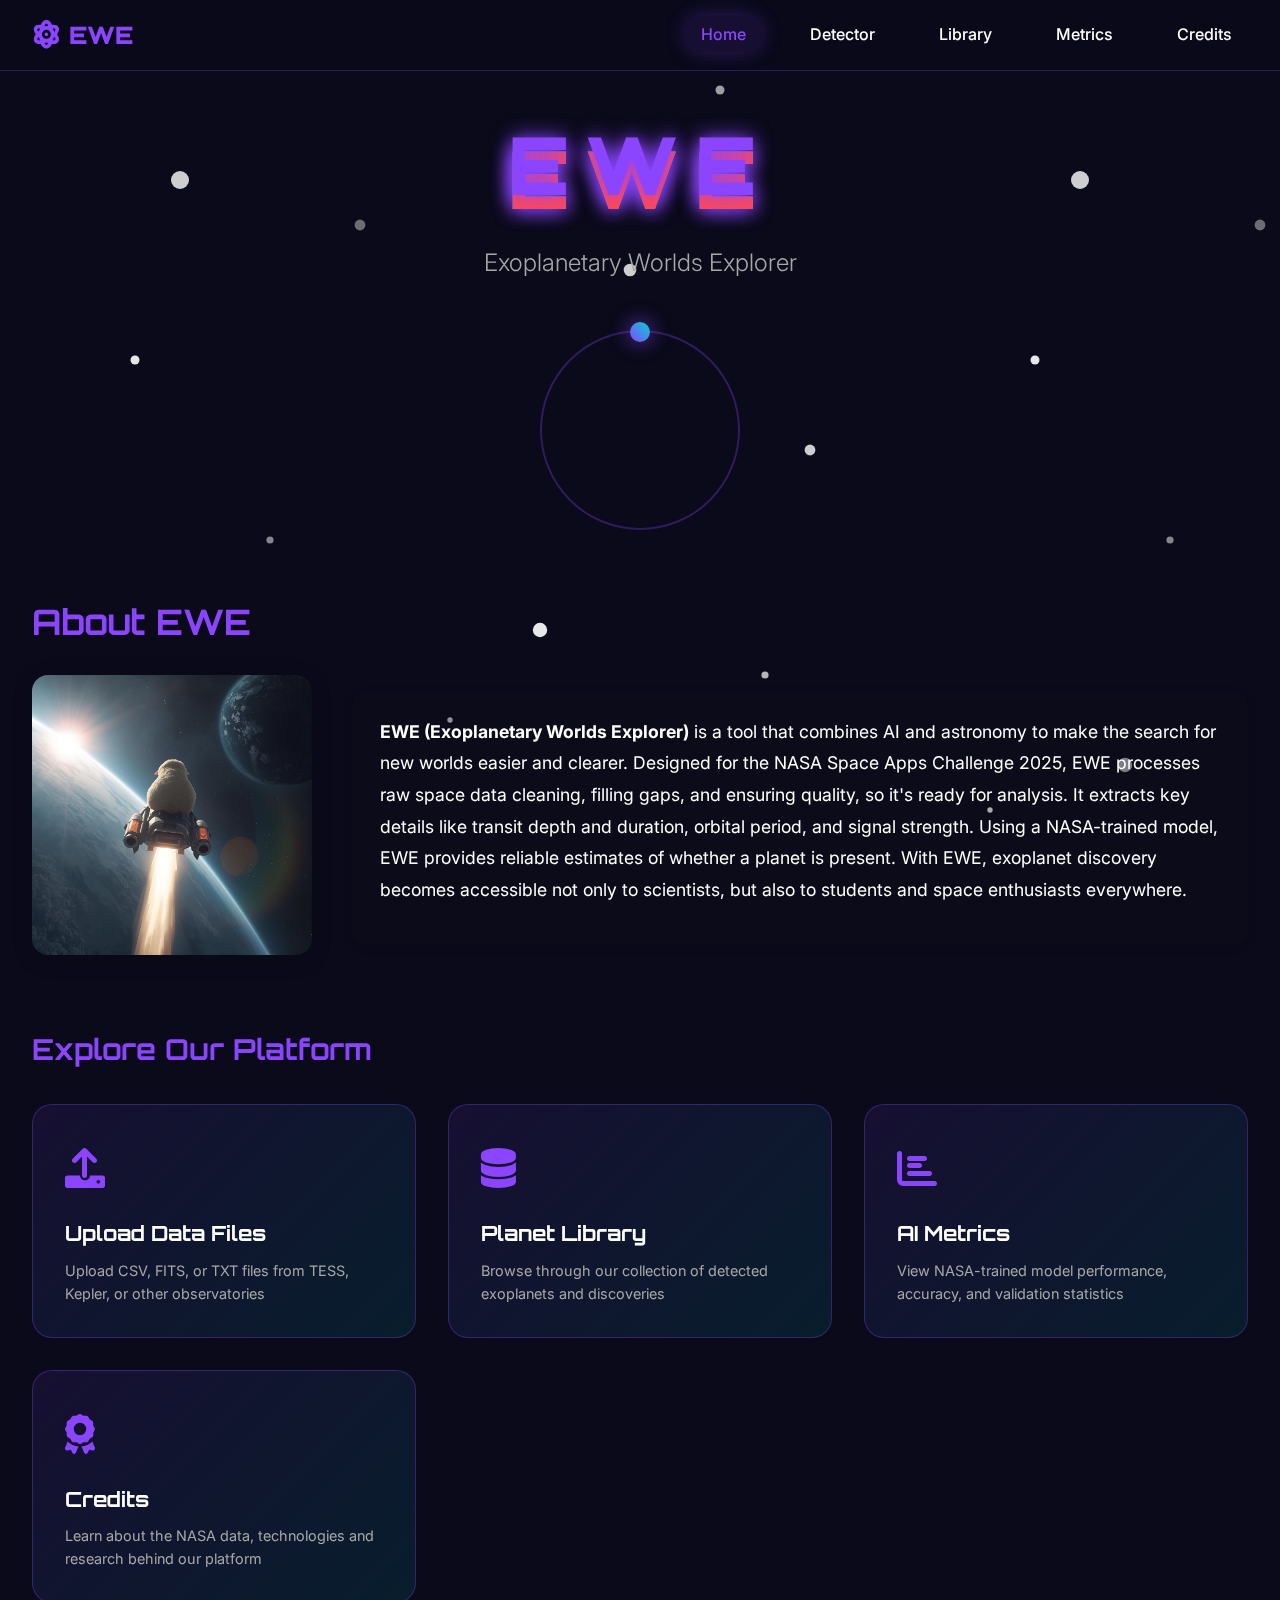
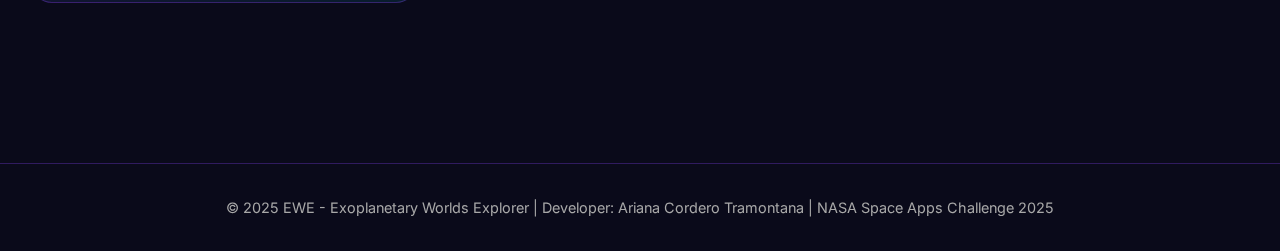
<file: index.html>
<!DOCTYPE html>
<html lang="en">
<link rel="icon" type="image/png" href="ewe.png">
<head>
    <meta charset="UTF-8">
    <meta name="viewport" content="width=device-width, initial-scale=1.0">
    <title>EWE - Exoplanetary Worlds Explorer</title>
    <link rel="stylesheet" href="assets/css/style.css">
    <link href="https://cdnjs.cloudflare.com/ajax/libs/font-awesome/6.0.0/css/all.min.css" rel="stylesheet">
    <link href="https://fonts.googleapis.com/css2?family=Orbitron:wght@400;700;900&family=Inter:wght@300;400;500;600&display=swap" rel="stylesheet">
</head>
<body>
    <div class="stars"></div>
    <div class="stars2"></div>
    <div class="stars3"></div>
    
    <nav class="navbar">
        <div class="nav-brand">
            <i class="fas fa-atom"></i>
            <span>EWE</span>
        </div>
        <ul class="nav-links">
            <li><a href="index.html" class="active">Home</a></li>
            <li><a href="detector.html">Detector</a></li>
            <li><a href="library.html">Library</a></li>
            <li><a href="metrics.html">Metrics</a></li>
            <li><a href="credits.html">Credits</a></li>
        </ul>
    </nav>

    <main class="container">
        <section class="hero-section">
            <div class="hero-content">
                <h1 class="main-title">
                    <span class="glitch" data-text="EWE">EWE</span>
                </h1>
                <p class="subtitle">Exoplanetary Worlds Explorer</p>
                <div class="model-badge">
                </div>
                <div class="hero-animation">
                    <div class="planet-orbit">
                        <div class="planet"></div>
                    </div>
                </div>
            </div>
        </section>

        <section class="about-section">
            <h2 class="section-title" style="font-size: 2.2rem; text-align: center; margin-bottom: 1.5rem;">About EWE</h2>
            <div class="about-content" style="display: flex; align-items: center; justify-content: center; gap: 40px; flex-wrap: wrap;">
                <div class="about-image" style="flex: 0 0 auto;">
                    <img src="ewe.png" alt="EWE Logo" style="height: 280px; width: auto; max-height: 280px; max-width: 280px; border-radius: 16px; box-shadow: 0 4px 24px rgba(0,0,0,0.12);" onerror="this.onerror=null;this.src='https://via.placeholder.com/280x280?text=Image+Not+Found';">
                </div>
                <div class="about-text" style="flex: 1 1 320px; font-size: 1.15rem; line-height: 1.7; background: rgba(20,30,40,0.08); padding: 24px 28px; border-radius: 14px; box-shadow: 0 2px 12px rgba(0,0,0,0.07);">
                    <p>
                        <strong>EWE (Exoplanetary Worlds Explorer)</strong> is a tool that combines AI and astronomy to make the search for new worlds easier and clearer. Designed for the NASA Space Apps Challenge 2025, EWE processes raw space data cleaning, filling gaps, and ensuring quality, so it's ready for analysis. It extracts key details like transit depth and duration, orbital period, and signal strength. Using a NASA-trained model, EWE provides reliable estimates of whether a planet is present. With EWE, exoplanet discovery becomes accessible not only to scientists, but also to students and space enthusiasts everywhere.
                    </p>
                </div>
            </div>
        </section>

        <section class="navigation-section">
            <h2 class="section-title">Explore Our Platform</h2>
            <div class="nav-buttons">
                <a href="detector.html" class="nav-button primary">
                    <div class="button-icon">
                        <i class="fas fa-upload"></i>
                    </div>
                    <h3>Upload Data Files</h3>
                    <p>Upload CSV, FITS, or TXT files from TESS, Kepler, or other observatories</p>
                </a>
                
                <a href="library.html" class="nav-button secondary">
                    <div class="button-icon">
                        <i class="fas fa-database"></i>
                    </div>
                    <h3>Planet Library</h3>
                    <p>Browse through our collection of detected exoplanets and discoveries</p>
                </a>
                
                <a href="metrics.html" class="nav-button tertiary">
                    <div class="button-icon">
                        <i class="fas fa-chart-bar"></i>
                    </div>
                    <h3>AI Metrics</h3>
                    <p>View NASA-trained model performance, accuracy, and validation statistics</p>
                </a>
                
                <a href="credits.html" class="nav-button quaternary">
                    <div class="button-icon">
                        <i class="fas fa-award"></i>
                    </div>
                    <h3>Credits</h3>
                    <p>Learn about the NASA data, technologies and research behind our platform</p>
                </a>
            </div>
        </section>
    </main>

    <footer class="footer">
        <p>&copy; 2025 EWE - Exoplanetary Worlds Explorer | Developer: Ariana Cordero Tramontana | NASA Space Apps Challenge 2025</p>
    </footer>

    <script src="assets/js/main.js"></script>
</body>
</html>
</file>
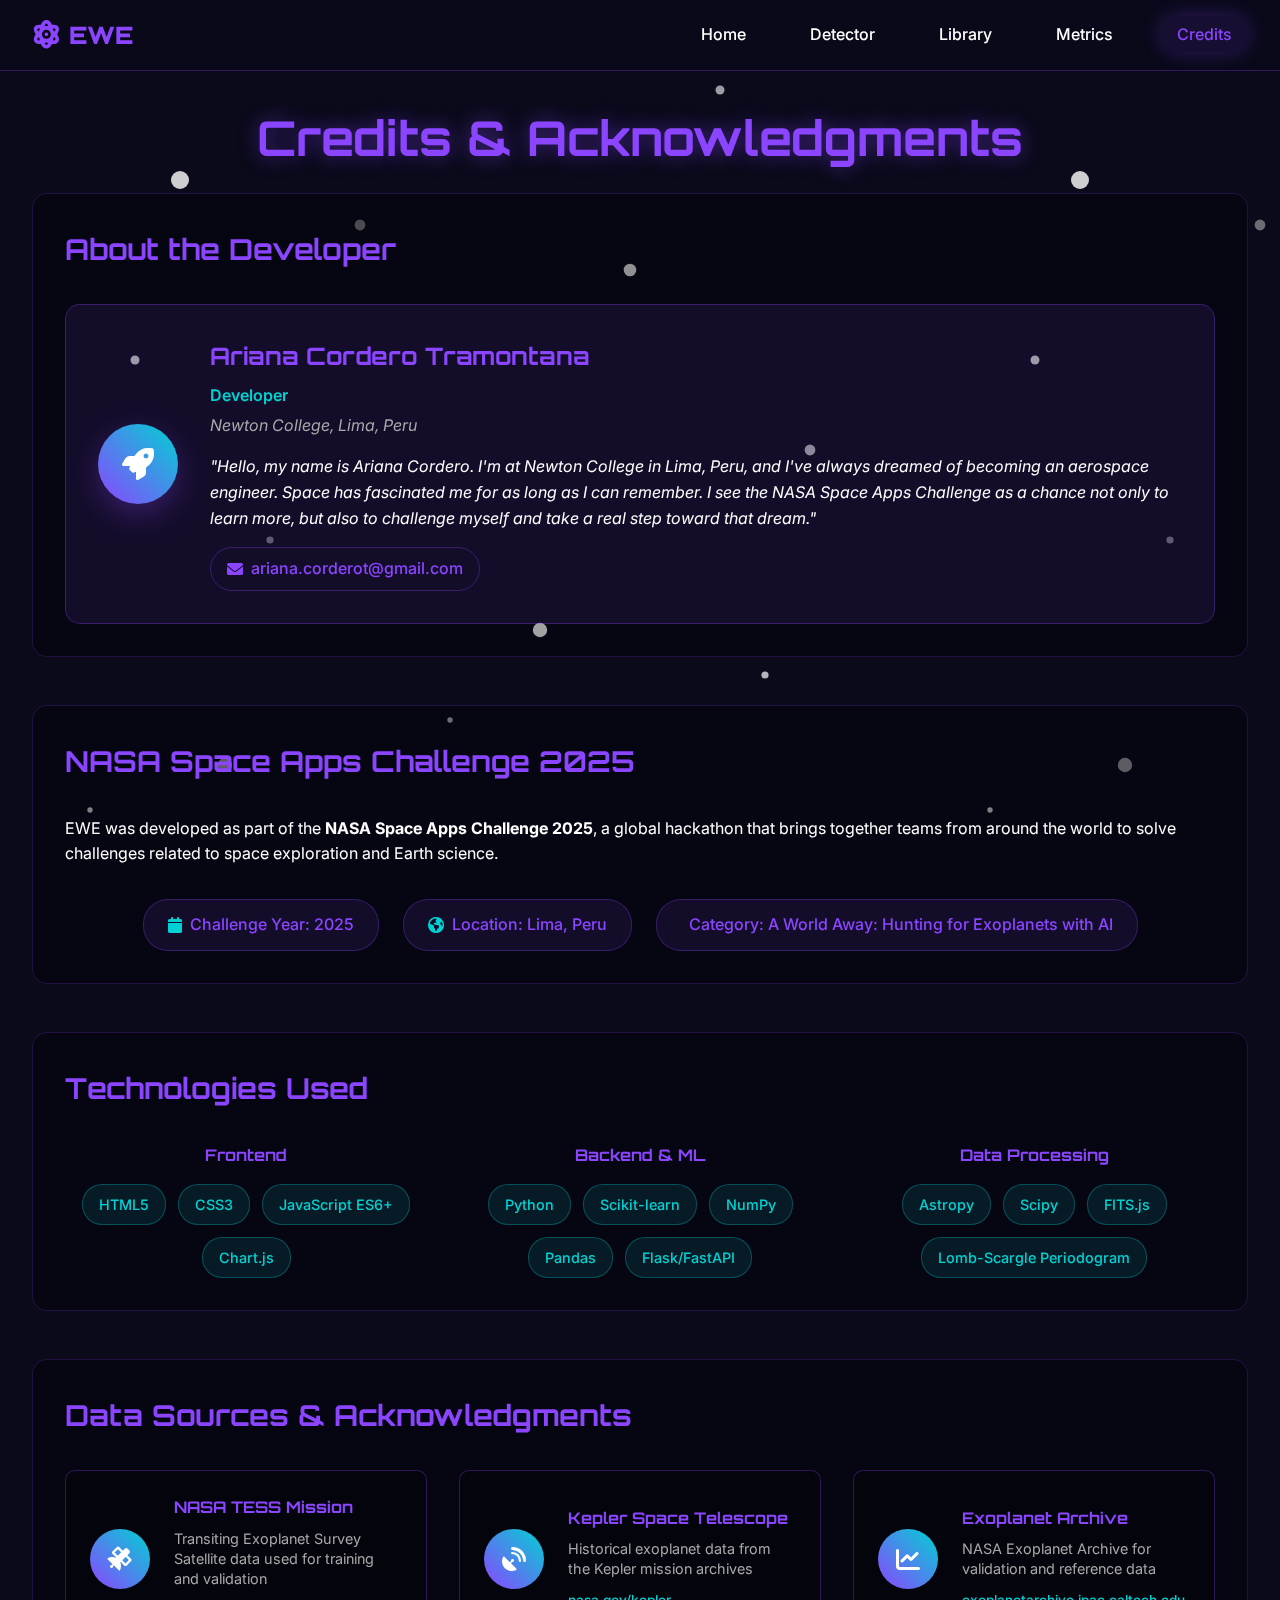
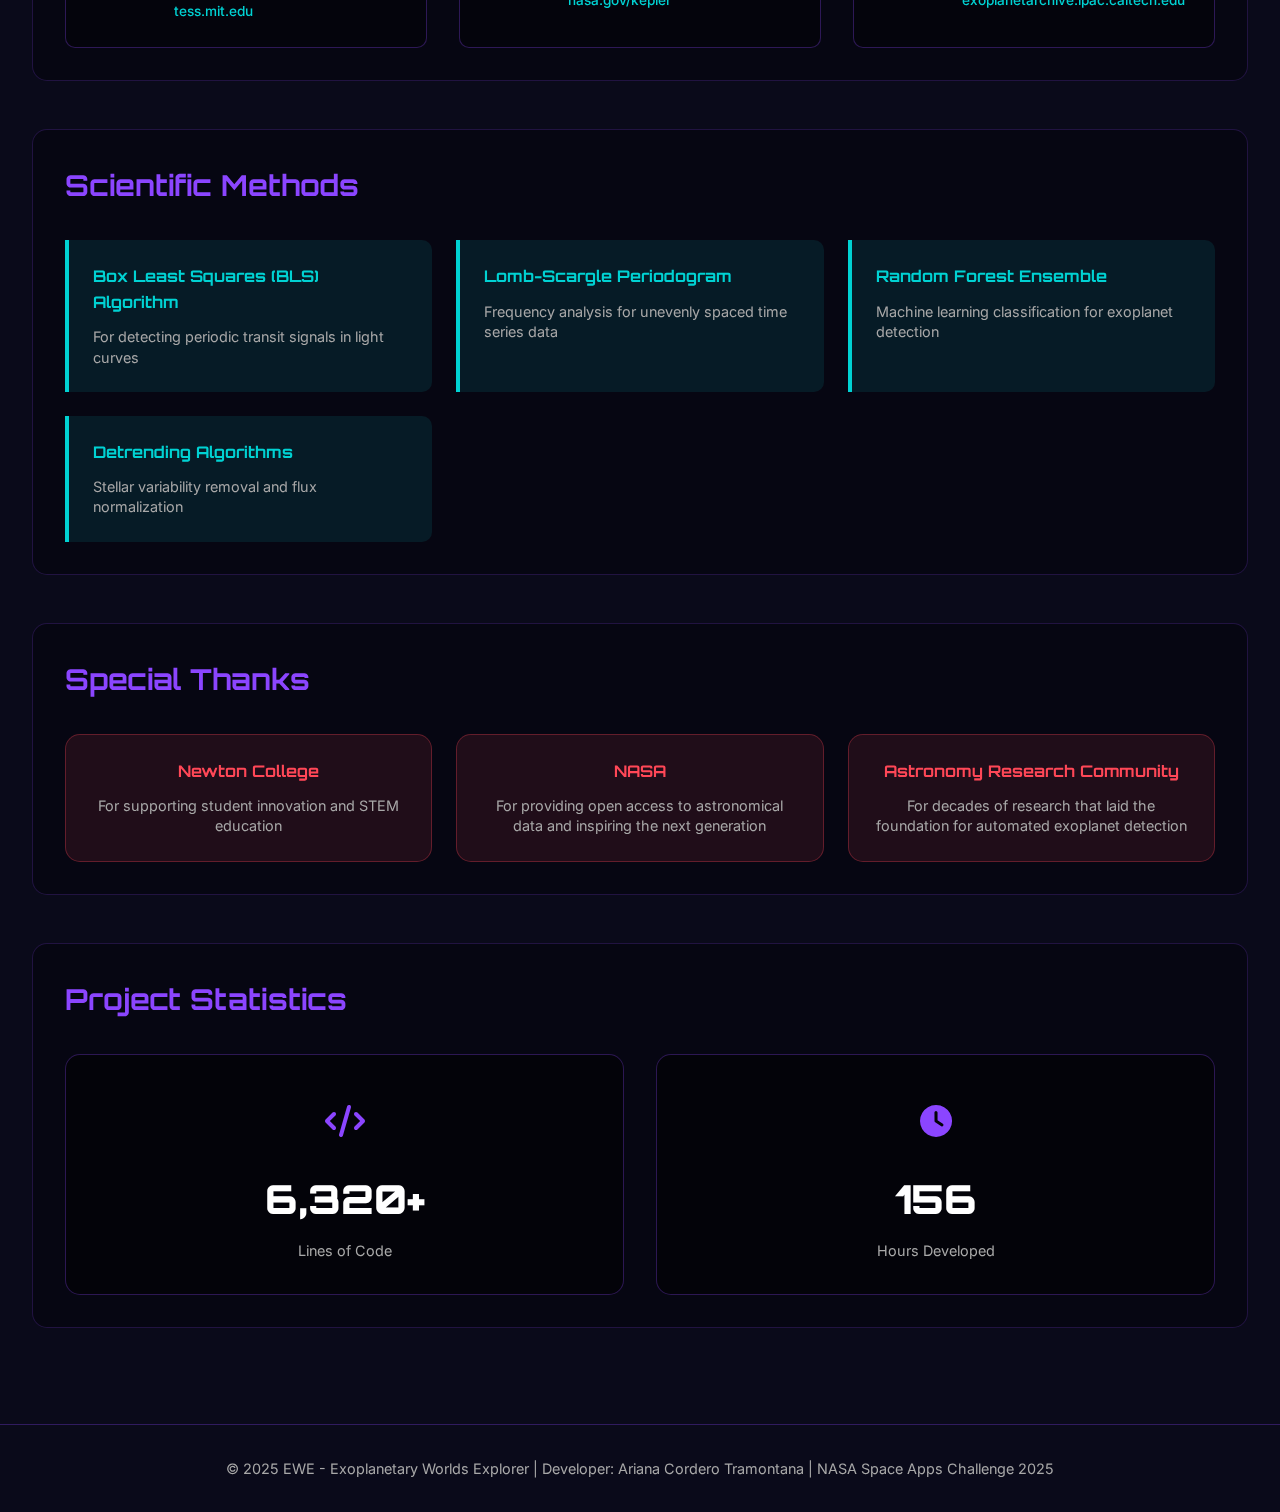
<file: credits.html>
<!DOCTYPE html>
<html lang="en">
<head>
    <meta charset="UTF-8">
    <meta name="viewport" content="width=device-width, initial-scale=1.0">
    <title>EWE - Credits</title>
    <link rel="icon" type="image/png" href="assets/img/ewe.png">
    <link rel="stylesheet" href="assets/css/style.css">
    <link href="https://cdnjs.cloudflare.com/ajax/libs/font-awesome/6.0.0/css/all.min.css" rel="stylesheet">
    <link href="https://fonts.googleapis.com/css2?family=Orbitron:wght@400;700;900&family=Inter:wght@300;400;500;600&display=swap" rel="stylesheet">
</head>
<body>
    <div class="stars"></div>
    <div class="stars2"></div>
    <div class="stars3"></div>
    
    <nav class="navbar">
        <div class="nav-brand">
            <i class="fas fa-atom"></i>
            <span>EWE</span>
        </div>
        <ul class="nav-links">
            <li><a href="index.html">Home</a></li>
            <li><a href="detector.html">Detector</a></li>
            <li><a href="library.html">Library</a></li>
            <li><a href="metrics.html">Metrics</a></li>
            <li><a href="credits.html" class="active">Credits</a></li>
        </ul>
    </nav>

    <main class="container credits-page">
        <section class="page-header">
            <h1 class="page-title">Credits & Acknowledgments</h1>
        </section>

        <div class="credits-grid">
            <!-- Project Lead Section -->
            <section class="credit-section full-width">
                <h2 class="section-title">
                    About the Developer
                </h2>
                <div class="lead-card">
                    <div class="lead-avatar">
                        <i class="fas fa-rocket"></i>
                    </div>
                    <div class="lead-info">
                        <h3>Ariana Cordero Tramontana</h3>
                        <p class="lead-title">Developer</p>
                        <p class="lead-school">Newton College, Lima, Peru</p>
                        <p class="lead-description">
                            "Hello, my name is Ariana Cordero. I'm at Newton College in Lima, Peru, and I've always dreamed of becoming an aerospace engineer. Space has fascinated me for as long as I can remember. I see the NASA Space Apps Challenge as a chance not only to learn more, but also to challenge myself and take a real step toward that dream."
                        </p>
                        <div class="contact-info">
                            <a href="mailto:ariana.corderot@gmail.com" class="contact-link">
                                <i class="fas fa-envelope"></i>
                                ariana.corderot@gmail.com
                            </a>
                        </div>
                    </div>
                </div>
            </section>

            <!-- NASA Space Apps Challenge Section -->
            <section class="credit-section">
                <h2 class="section-title">
                    NASA Space Apps Challenge 2025
                </h2>
                <div class="nasa-info">
                    <p>EWE was developed as part of the <strong>NASA Space Apps Challenge 2025</strong>, a global hackathon that brings together teams from around the world to solve challenges related to space exploration and Earth science.</p>
                    <div class="challenge-details">
                        <div class="detail-item">
                            <i class="fas fa-calendar"></i>
                            <span>Challenge Year: 2025</span>
                        </div>
                        <div class="detail-item">
                            <i class="fas fa-globe-americas"></i>
                            <span>Location: Lima, Peru</span>
                        </div>
                        <div class="detail-item">
                            <i class="fas fa-telescope"></i>
                            <span>Category: A World Away: Hunting for Exoplanets with AI</span>
                        </div>
                    </div>
                </div>
            </section>

            <!-- Technologies Section -->
            <section class="credit-section">
                <h2 class="section-title">
                    Technologies Used
                </h2>
                <div class="tech-stack">
                    <div class="tech-category">
                        <h4>Frontend</h4>
                        <div class="tech-items">
                            <span class="tech-item">HTML5</span>
                            <span class="tech-item">CSS3</span>
                            <span class="tech-item">JavaScript ES6+</span>
                            <span class="tech-item">Chart.js</span>
                        </div>
                    </div>
                    <div class="tech-category">
                        <h4>Backend & ML</h4>
                        <div class="tech-items">
                            <span class="tech-item">Python</span>
                            <span class="tech-item">Scikit-learn</span>
                            <span class="tech-item">NumPy</span>
                            <span class="tech-item">Pandas</span>
                            <span class="tech-item">Flask/FastAPI</span>
                        </div>
                    </div>
                    <div class="tech-category">
                        <h4>Data Processing</h4>
                        <div class="tech-items">
                            <span class="tech-item">Astropy</span>
                            <span class="tech-item">Scipy</span>
                            <span class="tech-item">FITS.js</span>
                            <span class="tech-item">Lomb-Scargle Periodogram</span>
                        </div>
                    </div>
                </div>
            </section>

            <!-- Data Sources Section -->
            <section class="credit-section full-width">
                <h2 class="section-title">
                    Data Sources & Acknowledgments
                </h2>
                <div class="data-sources">
                    <div class="source-item">
                        <div class="source-logo">
                            <i class="fas fa-satellite"></i>
                        </div>
                        <div class="source-info">
                            <h4>NASA TESS Mission</h4>
                            <p>Transiting Exoplanet Survey Satellite data used for training and validation</p>
                            <a href="https://tess.mit.edu/" target="_blank">tess.mit.edu</a>
                        </div>
                    </div>
                    <div class="source-item">
                        <div class="source-logo">
                            <i class="fas fa-satellite-dish"></i>
                        </div>
                        <div class="source-info">
                            <h4>Kepler Space Telescope</h4>
                            <p>Historical exoplanet data from the Kepler mission archives</p>
                            <a href="https://www.nasa.gov/kepler" target="_blank">nasa.gov/kepler</a>
                        </div>
                    </div>
                    <div class="source-item">
                        <div class="source-logo">
                            <i class="fas fa-chart-line"></i>
                        </div>
                        <div class="source-info">
                            <h4>Exoplanet Archive</h4>
                            <p>NASA Exoplanet Archive for validation and reference data</p>
                            <a href="https://exoplanetarchive.ipac.caltech.edu/" target="_blank">exoplanetarchive.ipac.caltech.edu</a>
                        </div>
                    </div>
                </div>
            </section>

            <!-- Research & Methods Section -->
            <section class="credit-section">
                <h2 class="section-title">
                    Scientific Methods
                </h2>
                <div class="methods-list">
                    <div class="method-item">
                        <h4>Box Least Squares (BLS) Algorithm</h4>
                        <p>For detecting periodic transit signals in light curves</p>
                    </div>
                    <div class="method-item">
                        <h4>Lomb-Scargle Periodogram</h4>
                        <p>Frequency analysis for unevenly spaced time series data</p>
                    </div>
                    <div class="method-item">
                        <h4>Random Forest Ensemble</h4>
                        <p>Machine learning classification for exoplanet detection</p>
                    </div>
                    <div class="method-item">
                        <h4>Detrending Algorithms</h4>
                        <p>Stellar variability removal and flux normalization</p>
                    </div>
                </div>
            </section>

            <!-- Special Thanks Section -->
            <section class="credit-section">
                <h2 class="section-title">
                    Special Thanks
                </h2>
                <div class="thanks-list">
                    <div class="thanks-item">
                        <h4>Newton College</h4>
                        <p>For supporting student innovation and STEM education</p>
                    </div>
                    <div class="thanks-item">
                        <h4>NASA</h4>
                        <p>For providing open access to astronomical data and inspiring the next generation</p>
                    </div>
                    <div class="thanks-item">
                        <h4>Astronomy Research Community</h4>
                        <p>For decades of research that laid the foundation for automated exoplanet detection</p>
                    </div>
                </div>
            </section>

            <!-- Project Stats Section -->
            <section class="credit-section full-width">
                <h2 class="section-title">
                    Project Statistics
                </h2>
                <div class="project-stats">
                    <div class="stat-card">
                        <div class="stat-icon"><i class="fas fa-code"></i></div>
                        <div class="stat-number">6,320+</div>
                        <div class="stat-label">Lines of Code</div>
                    </div>
                    <div class="stat-card">
                        <div class="stat-icon"><i class="fas fa-clock"></i></div>
                        <div class="stat-number">156</div>
                        <div class="stat-label">Hours Developed</div>
                    </div>
                    </div>
                </div>
            </section>
        </div>
    </main>

    <footer class="footer">
        <p>&copy; 2025 EWE - Exoplanetary Worlds Explorer | Developer: Ariana Cordero Tramontana | NASA Space Apps Challenge 2025</p>
    </footer>

    <script src="assets/js/main.js"></script>
</body>
</html>
</file>
<file: assets/css/style.css>
/* Reset and Base Styles */
* {
    margin: 0;
    padding: 0;
    box-sizing: border-box;
}

html {
    scroll-behavior: smooth;
}

body {
    font-family: 'Inter', sans-serif;
    background: #0a0a1a;
    color: #ffffff;
    overflow-x: hidden;
    line-height: 1.6;
}

/* Animated Star Background */
.stars, .stars2, .stars3 {
    position: fixed;
    top: 0;
    left: 0;
    width: 100%;
    height: 100%;
    pointer-events: none;
    z-index: -1;
}

.stars {
    background: transparent url('data:image/svg+xml,<svg xmlns="http://www.w3.org/2000/svg" viewBox="0 0 100 100"><circle cx="20" cy="20" r="1" fill="%23ffffff" opacity="0.8"/><circle cx="80" cy="10" r="0.5" fill="%23ffffff" opacity="0.6"/><circle cx="60" cy="70" r="0.8" fill="%23ffffff" opacity="0.9"/><circle cx="10" cy="90" r="0.3" fill="%23ffffff" opacity="0.7"/><circle cx="90" cy="50" r="0.6" fill="%23ffffff" opacity="0.8"/></svg>') repeat;
    animation: twinkle 4s linear infinite;
}

.stars2 {
    background: transparent url('data:image/svg+xml,<svg xmlns="http://www.w3.org/2000/svg" viewBox="0 0 100 100"><circle cx="30" cy="60" r="0.4" fill="%23ffffff" opacity="0.5"/><circle cx="70" cy="30" r="0.7" fill="%23ffffff" opacity="0.8"/><circle cx="50" cy="80" r="0.3" fill="%23ffffff" opacity="0.6"/><circle cx="15" cy="40" r="0.5" fill="%23ffffff" opacity="0.9"/></svg>') repeat;
    animation: twinkle 6s linear infinite reverse;
}

.stars3 {
    background: transparent url('data:image/svg+xml,<svg xmlns="http://www.w3.org/2000/svg" viewBox="0 0 100 100"><circle cx="40" cy="25" r="0.6" fill="%23ffffff" opacity="0.4"/><circle cx="85" cy="75" r="0.4" fill="%23ffffff" opacity="0.7"/><circle cx="25" cy="85" r="0.8" fill="%23ffffff" opacity="0.5"/></svg>') repeat;
    animation: twinkle 8s linear infinite;
}

@keyframes twinkle {
    0%, 100% { opacity: 0.3; }
    50% { opacity: 1; }
}

/* Navigation */
.navbar {
    position: fixed;
    top: 0;
    width: 100%;
    z-index: 1000;
    background: rgba(10, 10, 26, 0.95);
    backdrop-filter: blur(10px);
    padding: 1rem 2rem;
    display: flex;
    justify-content: space-between;
    align-items: center;
    border-bottom: 1px solid rgba(139, 69, 255, 0.3);
}

.nav-brand {
    display: flex;
    align-items: center;
    gap: 0.5rem;
    font-family: 'Orbitron', monospace;
    font-weight: 900;
    font-size: 1.5rem;
    color: #8b45ff;
    text-decoration: none;
}

.nav-brand i {
    font-size: 1.8rem;
    animation: rotate 20s linear infinite;
}

@keyframes rotate {
    from { transform: rotate(0deg); }
    to { transform: rotate(360deg); }
}

.nav-links {
    display: flex;
    list-style: none;
    gap: 2rem;
}

.nav-links a {
    color: #ffffff;
    text-decoration: none;
    font-weight: 500;
    padding: 0.5rem 1rem;
    border-radius: 25px;
    transition: all 0.3s ease;
    position: relative;
}

.nav-links a:hover,
.nav-links a.active {
    color: #8b45ff;
    background: rgba(139, 69, 255, 0.1);
    box-shadow: 0 0 20px rgba(139, 69, 255, 0.3);
}

/* Container and Layout */
.container {
    max-width: 1400px;
    margin: 0 auto;
    padding: 100px 2rem 2rem;
    min-height: 100vh;
}

/* Typography */
.main-title {
    font-family: 'Orbitron', monospace;
    font-size: 5rem;
    font-weight: 900;
    text-align: center;
    margin-bottom: 1rem;
    text-transform: uppercase;
    letter-spacing: 0.2em;
}

.glitch {
    position: relative;
    color: #8b45ff;
    text-shadow: 0 0 20px #8b45ff;
}

.glitch::before,
.glitch::after {
    content: attr(data-text);
    position: absolute;
    top: 0;
    left: 0;
    width: 100%;
    height: 100%;
}

.glitch::before {
    animation: glitch-1 2s infinite;
    color: #ff4757;
    z-index: -1;
}

.glitch::after {
    animation: glitch-2 2s infinite;
    color: #00d2d3;
    z-index: -2;
}

@keyframes glitch-1 {
    0%, 14%, 15%, 49%, 50%, 99%, 100% {
        transform: translate3d(0, 0, 0);
    }
    1%, 13%, 16%, 48%, 51%, 98% {
        transform: translate3d(-2px, 0, 0);
    }
}

@keyframes glitch-2 {
    0%, 20%, 21%, 62%, 63%, 99%, 100% {
        transform: translate3d(0, 0, 0);
    }
    1%, 19%, 22%, 61%, 64%, 98% {
        transform: translate3d(2px, 0, 0);
    }
}

.subtitle {
    font-size: 1.5rem;
    text-align: center;
    color: #a8a8a8;
    margin-bottom: 3rem;
    font-weight: 300;
}

.page-title {
    font-family: 'Orbitron', monospace;
    font-size: 3rem;
    text-align: center;
    color: #8b45ff;
    margin-bottom: 1rem;
    text-shadow: 0 0 20px rgba(139, 69, 255, 0.5);
}

.page-subtitle {
    text-align: center;
    color: #a8a8a8;
    margin-bottom: 3rem;
    font-size: 1.1rem;
}

.section-title {
    font-family: 'Orbitron', monospace;
    font-size: 1.8rem;
    color: #8b45ff;
    margin-bottom: 1.5rem;
    display: flex;
    align-items: center;
    gap: 0.5rem;
}

.section-title i {
    color: #00d2d3;
}

/* Hero Section */
.hero-section {
    text-align: center;
    margin-bottom: 4rem;
    position: relative;
}

.hero-animation {
    margin-top: 2rem;
    display: flex;
    justify-content: center;
}

.planet-orbit {
    width: 200px;
    height: 200px;
    border: 2px solid rgba(139, 69, 255, 0.3);
    border-radius: 50%;
    position: relative;
    animation: orbit 10s linear infinite;
}

.planet {
    width: 20px;
    height: 20px;
    background: linear-gradient(45deg, #8b45ff, #00d2d3);
    border-radius: 50%;
    position: absolute;
    top: -10px;
    left: 50%;
    transform: translateX(-50%);
    box-shadow: 0 0 20px rgba(139, 69, 255, 0.8);
}

@keyframes orbit {
    from { transform: rotate(0deg); }
    to { transform: rotate(360deg); }
}

/* About Section */
.about-section {
    margin-bottom: 4rem;
}

.about-content {
    display: grid;
    grid-template-columns: 2fr 1fr;
    gap: 3rem;
    align-items: center;
}

.about-text p {
    font-size: 1.1rem;
    line-height: 1.8;
    margin-bottom: 1rem;
}

.image-placeholder {
    background: rgba(139, 69, 255, 0.1);
    border: 2px dashed rgba(139, 69, 255, 0.3);
    border-radius: 15px;
    padding: 2rem;
    text-align: center;
    color: #8b45ff;
    transition: all 0.3s ease;
}

.image-placeholder:hover {
    background: rgba(139, 69, 255, 0.2);
    transform: translateY(-5px);
}

.image-placeholder i {
    font-size: 3rem;
    margin-bottom: 1rem;
    display: block;
}

/* Navigation Buttons */
.navigation-section {
    margin-bottom: 4rem;
}

.nav-buttons {
    display: grid;
    grid-template-columns: repeat(auto-fit, minmax(300px, 1fr));
    gap: 2rem;
    margin-top: 2rem;
}

.nav-button {
    background: linear-gradient(135deg, rgba(139, 69, 255, 0.1), rgba(0, 210, 211, 0.1));
    border: 1px solid rgba(139, 69, 255, 0.3);
    border-radius: 20px;
    padding: 2rem;
    text-decoration: none;
    color: #ffffff;
    transition: all 0.3s ease;
    position: relative;
    overflow: hidden;
}

.nav-button::before {
    content: '';
    position: absolute;
    top: 0;
    left: -100%;
    width: 100%;
    height: 100%;
    background: linear-gradient(90deg, transparent, rgba(255, 255, 255, 0.1), transparent);
    transition: left 0.5s ease;
}

.nav-button:hover::before {
    left: 100%;
}

.nav-button:hover {
    transform: translateY(-10px);
    box-shadow: 0 20px 40px rgba(139, 69, 255, 0.3);
    border-color: #8b45ff;
}

.nav-button.primary:hover {
    box-shadow: 0 20px 40px rgba(139, 69, 255, 0.4);
}

.nav-button.secondary:hover {
    box-shadow: 0 20px 40px rgba(0, 210, 211, 0.4);
}

.nav-button.tertiary:hover {
    box-shadow: 0 20px 40px rgba(255, 71, 87, 0.4);
}

.nav-button.quaternary:hover {
    box-shadow: 0 20px 40px rgba(255, 183, 77, 0.4);
}

.button-icon {
    font-size: 2.5rem;
    margin-bottom: 1rem;
    color: #8b45ff;
}

.nav-button h3 {
    font-family: 'Orbitron', monospace;
    font-size: 1.3rem;
    margin-bottom: 0.5rem;
    color: #ffffff;
}

.nav-button p {
    color: #a8a8a8;
    font-size: 0.9rem;
}

/* Detector Page Styles */
.detector-container {
    display: flex;
    flex-direction: column;
    gap: 3rem;
}

/* Upload Section */
.upload-area {
    border: 3px dashed rgba(139, 69, 255, 0.5);
    border-radius: 20px;
    padding: 3rem;
    text-align: center;
    background: rgba(139, 69, 255, 0.05);
    transition: all 0.3s ease;
    cursor: pointer;
}

.upload-area:hover {
    border-color: #8b45ff;
    background: rgba(139, 69, 255, 0.1);
    transform: translateY(-5px);
}

.upload-icon {
    font-size: 4rem;
    color: #8b45ff;
    margin-bottom: 1rem;
}

.browse-link {
    color: #8b45ff;
    cursor: pointer;
    text-decoration: underline;
}

.supported-formats {
    margin-top: 2rem;
    padding-top: 2rem;
    border-top: 1px solid rgba(139, 69, 255, 0.3);
}

.format-tags {
    display: flex;
    justify-content: center;
    gap: 1rem;
    margin: 1rem 0;
}

.format-tag {
    background: rgba(139, 69, 255, 0.2);
    color: #8b45ff;
    padding: 0.5rem 1rem;
    border-radius: 25px;
    font-weight: 500;
    font-size: 0.9rem;
}

.format-requirements {
    color: #a8a8a8;
    font-size: 0.9rem;
    margin-top: 1rem;
}

/* Form Styles */
.manual-form,
.stellar-form {
    background: rgba(0, 0, 0, 0.3);
    border-radius: 15px;
    padding: 2rem;
    border: 1px solid rgba(139, 69, 255, 0.2);
}

.form-group {
    margin-bottom: 1.5rem;
}

.form-row {
    display: grid;
    grid-template-columns: 1fr 1fr;
    gap: 1rem;
}

.form-group label {
    display: block;
    margin-bottom: 0.5rem;
    color: #8b45ff;
    font-weight: 500;
}

.form-group input,
.form-group textarea {
    width: 100%;
    background: rgba(0, 0, 0, 0.5);
    border: 1px solid rgba(139, 69, 255, 0.3);
    border-radius: 8px;
    padding: 0.8rem;
    color: #ffffff;
    font-size: 0.9rem;
    transition: all 0.3s ease;
}

.form-group input:focus,
.form-group textarea:focus {
    outline: none;
    border-color: #8b45ff;
    box-shadow: 0 0 10px rgba(139, 69, 255, 0.3);
}

.optional-badge {
    background: rgba(0, 210, 211, 0.2);
    color: #00d2d3;
    padding: 0.25rem 0.5rem;
    border-radius: 12px;
    font-size: 0.8rem;
    margin-left: 1rem;
}

/* Process Button */
.process-section {
    text-align: center;
    padding: 2rem 0;
}

.process-button {
    background: linear-gradient(45deg, #8b45ff, #00d2d3);
    border: none;
    border-radius: 50px;
    padding: 1.5rem 3rem;
    font-size: 1.2rem;
    font-weight: 600;
    color: #ffffff;
    cursor: pointer;
    position: relative;
    overflow: hidden;
    transition: all 0.3s ease;
    display: inline-flex;
    align-items: center;
    gap: 0.5rem;
}

.process-button:hover {
    transform: translateY(-5px);
    box-shadow: 0 15px 30px rgba(139, 69, 255, 0.4);
}

.button-glow {
    position: absolute;
    top: 0;
    left: -100%;
    width: 100%;
    height: 100%;
    background: linear-gradient(90deg, transparent, rgba(255, 255, 255, 0.3), transparent);
    transition: left 0.5s ease;
}

.process-button:hover .button-glow {
    left: 100%;
}

.process-info {
    color: #a8a8a8;
    margin-top: 1rem;
    font-size: 0.9rem;
}

/* Display Page Styles */
.analysis-status {
    display: flex;
    justify-content: center;
    gap: 2rem;
    margin-top: 1rem;
}

.status-badge {
    padding: 0.5rem 1.5rem;
    border-radius: 25px;
    font-weight: 600;
    font-size: 0.9rem;
}

.status-badge.detected {
    background: rgba(0, 210, 211, 0.2);
    color: #00d2d3;
    border: 1px solid #00d2d3;
}

.confidence-score {
    background: rgba(139, 69, 255, 0.2);
    color: #8b45ff;
    padding: 0.5rem 1.5rem;
    border-radius: 25px;
    border: 1px solid #8b45ff;
}

.display-grid {
    display: grid;
    grid-template-columns: repeat(auto-fit, minmax(500px, 1fr));
    gap: 2rem;
    margin-top: 3rem;
}

.chart-section {
    background: rgba(0, 0, 0, 0.3);
    border-radius: 15px;
    padding: 2rem;
    border: 1px solid rgba(139, 69, 255, 0.2);
}

.chart-section.full-width {
    grid-column: 1 / -1;
}

.chart-placeholder {
    background: rgba(0, 0, 0, 0.5);
    border-radius: 10px;
    padding: 3rem;
    text-align: center;
    border: 2px dashed rgba(139, 69, 255, 0.3);
    margin-top: 1rem;
    transition: all 0.3s ease;
}

.chart-placeholder:hover {
    border-color: #8b45ff;
    transform: translateY(-5px);
}

.chart-icon {
    font-size: 3rem;
    color: #8b45ff;
    margin-bottom: 1rem;
}

.chart-preview,
.periodogram-preview,
.phase-preview,
.binned-preview {
    height: 100px;
    background: linear-gradient(45deg, rgba(139, 69, 255, 0.1), rgba(0, 210, 211, 0.1));
    border-radius: 8px;
    margin-top: 1rem;
    position: relative;
    overflow: hidden;
}

.chart-line {
    position: absolute;
    top: 50%;
    left: 0;
    right: 0;
    height: 2px;
    background: #8b45ff;
    transform: translateY(-50%);
}

.transit-dip {
    position: absolute;
    top: 40%;
    left: 40%;
    width: 20%;
    height: 20px;
    background: #00d2d3;
    border-radius: 50%;
}

.frequency-peaks {
    position: absolute;
    bottom: 0;
    left: 0;
    right: 0;
    height: 60%;
    background: repeating-linear-gradient(90deg, transparent, transparent 10px, #8b45ff 10px, #8b45ff 12px);
}

/* Parameters Section */
.parameters-section {
    grid-column: 1 / -1;
}

.parameters-grid {
    display: grid;
    grid-template-columns: repeat(auto-fit, minmax(250px, 1fr));
    gap: 1.5rem;
    margin-top: 1rem;
}

.parameter-card {
    background: rgba(0, 0, 0, 0.5);
    border: 1px solid rgba(139, 69, 255, 0.2);
    border-radius: 12px;
    padding: 1.5rem;
    text-align: center;
    transition: all 0.3s ease;
}

.parameter-card:hover {
    border-color: #8b45ff;
    transform: translateY(-5px);
    box-shadow: 0 10px 20px rgba(139, 69, 255, 0.2);
}

.param-icon {
    font-size: 2rem;
    color: #00d2d3;
    margin-bottom: 1rem;
}

.parameter-card h3 {
    color: #8b45ff;
    margin-bottom: 0.5rem;
    font-size: 1.1rem;
}

.param-value {
    font-size: 1.5rem;
    font-weight: 700;
    color: #ffffff;
    margin-bottom: 0.5rem;
    font-family: 'Orbitron', monospace;
}

.param-desc {
    color: #a8a8a8;
    font-size: 0.9rem;
}

/* Planet Visualization */
.planet-visualization {
    text-align: center;
    padding: 2rem;
}

.planet-container {
    display: grid;
    grid-template-columns: 1fr 1fr;
    gap: 3rem;
    align-items: center;
}

.planet-3d {
    position: relative;
    display: inline-block;
}

.planet-sphere {
    width: 200px;
    height: 200px;
    border-radius: 50%;
    position: relative;
    background: linear-gradient(45deg, #e8a87c, #d4985a);
    box-shadow: 
        inset -20px -20px 30px rgba(0, 0, 0, 0.3),
        0 0 40px rgba(232, 168, 124, 0.3);
    animation: planetRotate 20s linear infinite;
}

.planet-atmosphere {
    position: absolute;
    top: -10px;
    left: -10px;
    right: -10px;
    bottom: -10px;
    border-radius: 50%;
    background: radial-gradient(circle, transparent 60%, rgba(232, 168, 124, 0.2) 100%);
}

.planet-surface {
    position: absolute;
    top: 20%;
    left: 20%;
    width: 60%;
    height: 60%;
    border-radius: 50%;
    background: radial-gradient(circle at 30% 30%, rgba(255, 255, 255, 0.3), transparent);
}

@keyframes planetRotate {
    from { transform: rotateY(0deg); }
    to { transform: rotateY(360deg); }
}

.planet-info {
    margin-top: 1rem;
}

.planet-info h3 {
    font-family: 'Orbitron', monospace;
    color: #8b45ff;
    font-size: 1.5rem;
}

.planet-type {
    color: #00d2d3;
    font-weight: 500;
}

.spectrum-analysis h3 {
    color: #8b45ff;
    margin-bottom: 1rem;
    font-family: 'Orbitron', monospace;
}

.spectrum-bar {
    display: flex;
    height: 30px;
    border-radius: 15px;
    overflow: hidden;
    margin: 1rem 0;
    box-shadow: 0 5px 15px rgba(0, 0, 0, 0.3);
}

.spectrum-band {
    height: 100%;
    transition: all 0.3s ease;
}

.spectrum-band:hover {
    transform: scaleY(1.2);
}

.spectrum-band.red { background: #ff6b6b; }
.spectrum-band.orange { background: #ffa500; }
.spectrum-band.yellow { background: #ffeb3b; }
.spectrum-band.green { background: #4caf50; }
.spectrum-band.blue { background: #2196f3; }
.spectrum-band.violet { background: #9c27b0; }

.dominant-color {
    display: flex;
    align-items: center;
    gap: 0.5rem;
    justify-content: center;
    margin-top: 1rem;
}

.color-swatch {
    width: 30px;
    height: 30px;
    border-radius: 50%;
    border: 2px solid #ffffff;
    box-shadow: 0 2px 10px rgba(0, 0, 0, 0.3);
}

/* Phase-folded container */
.phase-folded-container {
    display: grid;
    grid-template-columns: 1fr 1fr;
    gap: 1rem;
    margin-top: 1rem;
}

.phase-curve,
.binned-curve {
    padding: 1.5rem;
}

/* Library Page Styles */
.library-stats {
    display: flex;
    justify-content: center;
    gap: 2rem;
    margin-top: 2rem;
}

.stat-card {
    background: rgba(0, 0, 0, 0.3);
    border: 1px solid rgba(139, 69, 255, 0.3);
    border-radius: 15px;
    padding: 1.5rem;
    text-align: center;
    min-width: 150px;
    transition: all 0.3s ease;
}

.stat-card:hover {
    transform: translateY(-5px);
    border-color: #8b45ff;
    box-shadow: 0 10px 20px rgba(139, 69, 255, 0.2);
}

.stat-card i {
    font-size: 2rem;
    color: #8b45ff;
    margin-bottom: 0.5rem;
}

.stat-number {
    display: block;
    font-size: 2rem;
    font-weight: 700;
    color: #ffffff;
    font-family: 'Orbitron', monospace;
}

.stat-label {
    display: block;
    color: #a8a8a8;
    font-size: 0.9rem;
    margin-top: 0.25rem;
}

.library-controls {
    display: flex;
    gap: 2rem;
    align-items: center;
    margin: 3rem 0;
    flex-wrap: wrap;
}

.search-bar {
    position: relative;
    flex: 1;
    min-width: 250px;
}

.search-bar i {
    position: absolute;
    left: 1rem;
    top: 50%;
    transform: translateY(-50%);
    color: #8b45ff;
}

.search-bar input {
    width: 100%;
    background: rgba(0, 0, 0, 0.5);
    border: 1px solid rgba(139, 69, 255, 0.3);
    border-radius: 25px;
    padding: 0.8rem 1rem 0.8rem 3rem;
    color: #ffffff;
    font-size: 0.9rem;
    transition: all 0.3s ease;
}

.search-bar input:focus {
    outline: none;
    border-color: #8b45ff;
    box-shadow: 0 0 10px rgba(139, 69, 255, 0.3);
}

.filter-controls {
    display: flex;
    gap: 1rem;
}

.filter-controls select {
    background: rgba(0, 0, 0, 0.5);
    border: 1px solid rgba(139, 69, 255, 0.3);
    border-radius: 8px;
    padding: 0.5rem 1rem;
    color: #ffffff;
    cursor: pointer;
}

.planet-grid {
    display: grid;
    grid-template-columns: repeat(auto-fill, minmax(350px, 1fr));
    gap: 2rem;
    margin-top: 2rem;
}

.planet-card {
    background: rgba(0, 0, 0, 0.3);
    border: 1px solid rgba(139, 69, 255, 0.2);
    border-radius: 15px;
    padding: 1.5rem;
    cursor: pointer;
    transition: all 0.3s ease;
    position: relative;
    overflow: hidden;
}

.planet-card::before {
    content: '';
    position: absolute;
    top: 0;
    left: -100%;
    width: 100%;
    height: 100%;
    background: linear-gradient(90deg, transparent, rgba(139, 69, 255, 0.1), transparent);
    transition: left 0.5s ease;
}

.planet-card:hover::before {
    left: 100%;
}

.planet-card:hover {
    transform: translateY(-10px);
    border-color: #8b45ff;
    box-shadow: 0 15px 30px rgba(139, 69, 255, 0.3);
}

.planet-card.detected:hover {
    box-shadow: 0 15px 30px rgba(0, 210, 211, 0.3);
}

.planet-card.no-detection:hover {
    box-shadow: 0 15px 30px rgba(255, 71, 87, 0.3);
}

.planet-header {
    display: flex;
    justify-content: space-between;
    align-items: center;
    margin-bottom: 1rem;
}

.planet-name {
    font-family: 'Orbitron', monospace;
    color: #8b45ff;
    font-size: 1.3rem;
    margin: 0;
}

.detection-status {
    padding: 0.25rem 0.75rem;
    border-radius: 15px;
    font-size: 0.8rem;
    font-weight: 600;
}

.detection-status.detected {
    background: rgba(0, 210, 211, 0.2);
    color: #00d2d3;
    border: 1px solid #00d2d3;
}

.detection-status.no-detection {
    background: rgba(255, 71, 87, 0.2);
    color: #ff4757;
    border: 1px solid #ff4757;
}

.planet-preview {
    display: flex;
    align-items: center;
    gap: 1rem;
    margin-bottom: 1rem;
}

.mini-planet {
    width: 60px;
    height: 60px;
    border-radius: 50%;
    position: relative;
    flex-shrink: 0;
}

.mini-planet.super-earth {
    background: linear-gradient(45deg, #e8a87c, #d4985a);
    box-shadow: 0 0 20px rgba(232, 168, 124, 0.3);
}

.mini-planet.neptune {
    background: linear-gradient(45deg, #4fc3f7, #0288d1);
    box-shadow: 0 0 20px rgba(79, 195, 247, 0.3);
}

.mini-planet.terrestrial {
    background: linear-gradient(45deg, #81c784, #388e3c);
    box-shadow: 0 0 20px rgba(129, 199, 132, 0.3);
}

.mini-planet.jupiter {
    background: linear-gradient(45deg, #ffb74d, #f57c00);
    box-shadow: 0 0 20px rgba(255, 183, 77, 0.3);
}

.mini-planet.no-planet {
    background: rgba(255, 71, 87, 0.2);
    border: 2px dashed #ff4757;
    box-shadow: none;
}

.planet-info p {
    margin: 0.25rem 0;
    font-size: 0.9rem;
}

.planet-type {
    color: #8b45ff;
    font-weight: 600;
}

.confidence {
    color: #00d2d3;
}

.period {
    color: #a8a8a8;
}

.planet-meta {
    display: flex;
    justify-content: space-between;
    font-size: 0.8rem;
    color: #a8a8a8;
    border-top: 1px solid rgba(139, 69, 255, 0.2);
    padding-top: 1rem;
}

.planet-card.placeholder {
    border-style: dashed;
    cursor: default;
}

.placeholder-content {
    text-align: center;
    color: #8b45ff;
}

.placeholder-content i {
    font-size: 3rem;
    margin-bottom: 1rem;
}

.add-link {
    color: #00d2d3;
    text-decoration: none;
    font-weight: 600;
}

.add-link:hover {
    text-decoration: underline;
}

/* Pagination */
.pagination-section {
    display: flex;
    justify-content: space-between;
    align-items: center;
    margin-top: 3rem;
    padding-top: 2rem;
    border-top: 1px solid rgba(139, 69, 255, 0.2);
}

.pagination {
    display: flex;
    align-items: center;
    gap: 1rem;
}

.page-btn {
    background: rgba(139, 69, 255, 0.1);
    border: 1px solid rgba(139, 69, 255, 0.3);
    color: #8b45ff;
    width: 40px;
    height: 40px;
    border-radius: 50%;
    cursor: pointer;
    display: flex;
    align-items: center;
    justify-content: center;
    transition: all 0.3s ease;
}

.page-btn:hover:not(:disabled) {
    background: rgba(139, 69, 255, 0.2);
    transform: scale(1.1);
}

.page-btn:disabled {
    opacity: 0.5;
    cursor: not-allowed;
}

.page-info {
    color: #8b45ff;
    font-weight: 500;
}

.results-info {
    color: #a8a8a8;
    font-size: 0.9rem;
}

/* Credits Page */
.credits-placeholder {
    text-align: center;
    background: rgba(0, 0, 0, 0.3);
    border: 2px dashed rgba(139, 69, 255, 0.3);
    border-radius: 20px;
    padding: 4rem;
    max-width: 600px;
    margin: 2rem auto;
}

.placeholder-icon i {
    font-size: 4rem;
    color: #8b45ff;
    margin-bottom: 2rem;
}

.credits-placeholder h2 {
    color: #8b45ff;
    font-family: 'Orbitron', monospace;
    margin-bottom: 2rem;
}

.credits-placeholder ul {
    text-align: left;
    color: #a8a8a8;
    margin: 2rem 0;
}

.credits-placeholder li {
    margin: 0.5rem 0;
}

.coming-soon {
    background: rgba(139, 69, 255, 0.1);
    color: #8b45ff;
    padding: 1rem 2rem;
    border-radius: 25px;
    border: 1px solid rgba(139, 69, 255, 0.3);
    display: inline-block;
    margin-top: 2rem;
    font-weight: 600;
    animation: pulse 2s infinite;
}

@keyframes pulse {
    0%, 100% { opacity: 1; }
    50% { opacity: 0.7; }
}

/* Action Buttons */
.action-section {
    display: flex;
    justify-content: center;
    gap: 1rem;
    margin-top: 3rem;
    flex-wrap: wrap;
}

.action-btn {
    padding: 0.8rem 1.5rem;
    border-radius: 25px;
    border: none;
    font-weight: 600;
    cursor: pointer;
    display: flex;
    align-items: center;
    gap: 0.5rem;
    transition: all 0.3s ease;
    text-decoration: none;
}

.action-btn.primary {
    background: linear-gradient(45deg, #8b45ff, #00d2d3);
    color: #ffffff;
}

.action-btn.secondary {
    background: rgba(139, 69, 255, 0.1);
    color: #8b45ff;
    border: 1px solid #8b45ff;
}

.action-btn.tertiary {
    background: rgba(0, 210, 211, 0.1);
    color: #00d2d3;
    border: 1px solid #00d2d3;
}

.action-btn:hover {
    transform: translateY(-3px);
    box-shadow: 0 10px 20px rgba(0, 0, 0, 0.2);
}

/* Footer */
.footer {
    text-align: center;
    padding: 2rem;
    margin-top: 4rem;
    border-top: 1px solid rgba(139, 69, 255, 0.3);
    color: #a8a8a8;
    font-size: 0.9rem;
}

/* Responsive Design */
@media (max-width: 768px) {
    .main-title {
        font-size: 3rem;
    }
    
    .navbar {
        padding: 1rem;
        flex-direction: column;
        gap: 1rem;
    }
    
    .nav-links {
        gap: 1rem;
    }
    
    .about-content {
        grid-template-columns: 1fr;
    }
    
    .nav-buttons {
        grid-template-columns: 1fr;
    }
    
    .form-row {
        grid-template-columns: 1fr;
    }
    
    .display-grid {
        grid-template-columns: 1fr;
    }
    
    .planet-container {
        grid-template-columns: 1fr;
        text-align: center;
    }
    
    .phase-folded-container {
        grid-template-columns: 1fr;
    }
    
    .library-controls {
        flex-direction: column;
        align-items: stretch;
    }
    
    .filter-controls {
        flex-direction: column;
    }
    
    .library-stats {
        flex-direction: column;
        align-items: center;
    }
    
    .planet-grid {
        grid-template-columns: 1fr;
    }
    
    .pagination-section {
        flex-direction: column;
        gap: 1rem;
    }
    
    .action-section {
        flex-direction: column;
        align-items: center;
    }
}

@media (max-width: 480px) {
    .container {
        padding: 80px 1rem 1rem;
    }
    
    .main-title {
        font-size: 2.5rem;
        letter-spacing: 0.1em;
    }
    
    .planet-orbit {
        width: 150px;
        height: 150px;
    }
    
    .nav-button {
        padding: 1.5rem;
    }
    
    .upload-area {
        padding: 2rem 1rem;
    }
    
    .parameters-grid {
        grid-template-columns: 1fr;
    }
}

/* Loading and Transition Effects */
.fade-in {
    animation: fadeIn 0.5s ease-in-out;
}

@keyframes fadeIn {
    from { opacity: 0; transform: translateY(20px); }
    to { opacity: 1; transform: translateY(0); }
}

.slide-in-left {
    animation: slideInLeft 0.5s ease-out;
}

@keyframes slideInLeft {
    from { transform: translateX(-100px); opacity: 0; }
    to { transform: translateX(0); opacity: 1; }
}

.slide-in-right {
    animation: slideInRight 0.5s ease-out;
}

@keyframes slideInRight {
    from { transform: translateX(100px); opacity: 0; }
    to { transform: translateX(0); opacity: 1; }
}

/* Scroll Animations */
.animate-on-scroll {
    opacity: 0;
    transform: translateY(30px);
    transition: all 0.6s ease-out;
}

.animate-on-scroll.visible {
    opacity: 1;
    transform: translateY(0);
}

/* Metrics Page Styles */
.metrics-grid {
    display: flex;
    flex-direction: column;
    gap: 3rem;
}

.metrics-section {
    background: rgba(0, 0, 0, 0.3);
    border-radius: 15px;
    padding: 2rem;
    border: 1px solid rgba(139, 69, 255, 0.2);
    transition: all 0.3s ease;
}

.metrics-section:hover {
    border-color: #8b45ff;
    transform: translateY(-2px);
}

.metrics-section.full-width {
    width: 100%;
}

.model-status {
    display: flex;
    justify-content: center;
    gap: 2rem;
    margin-top: 1rem;
}

.status-badge.active {
    background: rgba(0, 210, 211, 0.2);
    color: #00d2d3;
    border: 1px solid #00d2d3;
    padding: 0.5rem 1.5rem;
    border-radius: 25px;
    font-weight: 600;
}

/* Performance Cards */
.performance-cards {
    display: grid;
    grid-template-columns: repeat(auto-fit, minmax(280px, 1fr));
    gap: 2rem;
    margin-top: 2rem;
}

.metric-card {
    background: rgba(0, 0, 0, 0.5);
    border-radius: 15px;
    padding: 2rem;
    text-align: center;
    position: relative;
    overflow: hidden;
    transition: all 0.3s ease;
}

.metric-card.primary {
    border: 1px solid rgba(139, 69, 255, 0.5);
}

.metric-card.secondary {
    border: 1px solid rgba(0, 210, 211, 0.5);
}

.metric-card.tertiary {
    border: 1px solid rgba(255, 71, 87, 0.5);
}

.metric-card.quaternary {
    border: 1px solid rgba(255, 183, 77, 0.5);
}

.metric-card:hover {
    transform: translateY(-5px);
    box-shadow: 0 10px 30px rgba(0, 0, 0, 0.3);
}

.metric-icon {
    font-size: 2.5rem;
    margin-bottom: 1rem;
    color: #8b45ff;
}

.metric-card.secondary .metric-icon {
    color: #00d2d3;
}

.metric-card.tertiary .metric-icon {
    color: #ff4757;
}

.metric-card.quaternary .metric-icon {
    color: #ffb74d;
}

.metric-value {
    font-size: 3rem;
    font-weight: 900;
    font-family: 'Orbitron', monospace;
    color: #ffffff;
    margin: 0.5rem 0;
}

.metric-desc {
    color: #a8a8a8;
    font-size: 0.9rem;
    margin-bottom: 1.5rem;
}

.progress-bar {
    width: 100%;
    height: 8px;
    background: rgba(255, 255, 255, 0.1);
    border-radius: 4px;
    overflow: hidden;
}

.progress-fill {
    height: 100%;
    background: linear-gradient(90deg, #8b45ff, #00d2d3);
    border-radius: 4px;
    transition: width 0.8s ease;
}

/* Confusion Matrix */
.confusion-matrix {
    display: flex;
    flex-direction: column;
    align-items: center;
    gap: 1rem;
    margin-top: 2rem;
}

.matrix-labels {
    text-align: center;
}

.matrix-title {
    display: block;
    color: #8b45ff;
    font-weight: 600;
    margin-bottom: 0.5rem;
}

.predicted-labels {
    display: flex;
    gap: 3rem;
    justify-content: center;
}

.matrix-content {
    display: flex;
    align-items: center;
    gap: 2rem;
}

.actual-label {
    display: flex;
    flex-direction: column;
    align-items: center;
}

.actual-values {
    display: flex;
    flex-direction: column;
    gap: 3rem;
    text-align: right;
}

.matrix-grid {
    display: grid;
    grid-template-columns: 1fr 1fr;
    gap: 1rem;
}

.matrix-cell {
    width: 100px;
    height: 100px;
    display: flex;
    flex-direction: column;
    align-items: center;
    justify-content: center;
    border-radius: 10px;
    transition: all 0.3s ease;
}

.matrix-cell:hover {
    transform: scale(1.05);
}

.matrix-cell.true-negative {
    background: rgba(0, 210, 211, 0.2);
    border: 2px solid #00d2d3;
}

.matrix-cell.false-positive {
    background: rgba(255, 71, 87, 0.2);
    border: 2px solid #ff4757;
}

.matrix-cell.false-negative {
    background: rgba(255, 183, 77, 0.2);
    border: 2px solid #ffb74d;
}

.matrix-cell.true-positive {
    background: rgba(139, 69, 255, 0.2);
    border: 2px solid #8b45ff;
}

.cell-value {
    font-size: 1.5rem;
    font-weight: 700;
    color: #ffffff;
    font-family: 'Orbitron', monospace;
}

.cell-label {
    font-size: 0.8rem;
    color: #a8a8a8;
    margin-top: 0.25rem;
}

/* Feature Importance */
.feature-importance {
    margin-top: 2rem;
}

.feature-item {
    display: flex;
    align-items: center;
    gap: 1rem;
    margin: 1rem 0;
    padding: 0.5rem;
    border-radius: 8px;
    transition: all 0.3s ease;
}

.feature-item:hover {
    background: rgba(139, 69, 255, 0.1);
}

.feature-name {
    min-width: 180px;
    font-weight: 500;
    color: #ffffff;
}

.importance-bar {
    flex: 1;
    height: 12px;
    background: rgba(255, 255, 255, 0.1);
    border-radius: 6px;
    overflow: hidden;
}

.importance-fill {
    height: 100%;
    background: linear-gradient(90deg, #8b45ff, #00d2d3);
    border-radius: 6px;
    transition: width 0.8s ease;
}

.importance-value {
    min-width: 60px;
    text-align: right;
    color: #8b45ff;
    font-weight: 600;
    font-family: 'Orbitron', monospace;
}

/* Training Charts */
.training-charts {
    display: grid;
    grid-template-columns: 2fr 1fr;
    gap: 2rem;
    margin-top: 2rem;
}

.chart-container h3 {
    color: #8b45ff;
    margin-bottom: 1rem;
    font-family: 'Orbitron', monospace;
}

.validation-stats h3 {
    color: #00d2d3;
    margin-bottom: 1rem;
    font-family: 'Orbitron', monospace;
}

.cv-results {
    background: rgba(0, 0, 0, 0.3);
    border-radius: 10px;
    padding: 1.5rem;
    border: 1px solid rgba(0, 210, 211, 0.3);
}

.cv-fold {
    display: flex;
    justify-content: space-between;
    align-items: center;
    margin: 0.5rem 0;
    padding: 0.5rem;
    border-radius: 5px;
    transition: all 0.3s ease;
}

.cv-fold:hover {
    background: rgba(0, 210, 211, 0.1);
}

.fold-label {
    color: #a8a8a8;
}

.fold-score {
    color: #00d2d3;
    font-weight: 600;
    font-family: 'Orbitron', monospace;
}

.cv-summary {
    margin-top: 1rem;
    padding-top: 1rem;
    border-top: 1px solid rgba(0, 210, 211, 0.3);
    text-align: center;
    color: #00d2d3;
}

/* Dataset Statistics */
.dataset-stats {
    display: grid;
    grid-template-columns: repeat(auto-fit, minmax(250px, 1fr));
    gap: 2rem;
    margin-top: 2rem;
}

.stat-group {
    background: rgba(0, 0, 0, 0.3);
    border-radius: 10px;
    padding: 1.5rem;
    border: 1px solid rgba(139, 69, 255, 0.3);
}

.stat-group h4 {
    color: #8b45ff;
    margin-bottom: 1rem;
    font-family: 'Orbitron', monospace;
    text-align: center;
}

.stat-item {
    display: flex;
    justify-content: space-between;
    margin: 0.75rem 0;
    padding: 0.5rem 0;
    border-bottom: 1px solid rgba(139, 69, 255, 0.2);
}

.stat-item:last-child {
    border-bottom: none;
}

.stat-label {
    color: #a8a8a8;
}

.stat-value {
    color: #ffffff;
    font-weight: 600;
    font-family: 'Orbitron', monospace;
}

/* Model Info Grid */
.model-info-grid {
    display: grid;
    grid-template-columns: repeat(auto-fit, minmax(300px, 1fr));
    gap: 2rem;
    margin-top: 2rem;
}

.model-card {
    background: rgba(0, 0, 0, 0.3);
    border-radius: 15px;
    padding: 2rem;
    border: 1px solid rgba(139, 69, 255, 0.3);
    transition: all 0.3s ease;
}

.model-card:hover {
    border-color: #8b45ff;
    transform: translateY(-5px);
}

.model-card h3 {
    color: #8b45ff;
    margin-bottom: 1.5rem;
    font-family: 'Orbitron', monospace;
    text-align: center;
}

.model-params,
.optimization-info {
    display: flex;
    flex-direction: column;
    gap: 1rem;
}

.param-item,
.opt-item {
    display: flex;
    justify-content: space-between;
    align-items: center;
    padding: 0.75rem;
    background: rgba(139, 69, 255, 0.1);
    border-radius: 8px;
    border: 1px solid rgba(139, 69, 255, 0.2);
}

.param-name,
.opt-name {
    color: #a8a8a8;
    font-weight: 500;
}

.param-value,
.opt-value {
    color: #8b45ff;
    font-weight: 600;
    font-family: 'Orbitron', monospace;
}

.pipeline-steps {
    display: flex;
    flex-direction: column;
    gap: 0.75rem;
}

.step-item {
    padding: 0.75rem;
    background: rgba(0, 210, 211, 0.1);
    border-left: 3px solid #00d2d3;
    border-radius: 0 8px 8px 0;
    color: #ffffff;
    font-weight: 500;
    transition: all 0.3s ease;
}

.step-item:hover {
    background: rgba(0, 210, 211, 0.2);
    transform: translateX(5px);
}

/* Credits Page Styles */
.credits-grid {
    display: flex;
    flex-direction: column;
    gap: 3rem;
}

.credit-section {
    background: rgba(0, 0, 0, 0.3);
    border-radius: 15px;
    padding: 2rem;
    border: 1px solid rgba(139, 69, 255, 0.2);
    transition: all 0.3s ease;
}

.credit-section:hover {
    border-color: #8b45ff;
    transform: translateY(-2px);
}

.credit-section.full-width {
    width: 100%;
}

/* Lead Card */
.lead-card {
    display: grid;
    grid-template-columns: auto 1fr;
    gap: 2rem;
    align-items: center;
    margin-top: 2rem;
    padding: 2rem;
    background: rgba(139, 69, 255, 0.1);
    border-radius: 15px;
    border: 1px solid rgba(139, 69, 255, 0.3);
}

.lead-avatar {
    width: 80px;
    height: 80px;
    border-radius: 50%;
    background: linear-gradient(45deg, #8b45ff, #00d2d3);
    display: flex;
    align-items: center;
    justify-content: center;
    font-size: 2rem;
    color: white;
    box-shadow: 0 10px 30px rgba(139, 69, 255, 0.3);
}

.lead-info h3 {
    color: #8b45ff;
    font-size: 1.5rem;
    margin-bottom: 0.5rem;
    font-family: 'Orbitron', monospace;
}

.lead-title {
    color: #00d2d3;
    font-weight: 600;
    margin-bottom: 0.25rem;
}

.lead-school {
    color: #a8a8a8;
    font-style: italic;
    margin-bottom: 1rem;
}

.lead-description {
    color: #ffffff;
    line-height: 1.6;
    margin-bottom: 1rem;
    font-style: italic;
}

.contact-info {
    margin-top: 1rem;
}

.contact-link {
    display: inline-flex;
    align-items: center;
    gap: 0.5rem;
    color: #8b45ff;
    text-decoration: none;
    font-weight: 500;
    padding: 0.5rem 1rem;
    border: 1px solid rgba(139, 69, 255, 0.3);
    border-radius: 25px;
    transition: all 0.3s ease;
}

.contact-link:hover {
    background: rgba(139, 69, 255, 0.1);
    transform: translateY(-2px);
    box-shadow: 0 5px 15px rgba(139, 69, 255, 0.3);
}

/* NASA Info */
.nasa-info {
    margin-top: 2rem;
}

.nasa-info p {
    color: #ffffff;
    line-height: 1.6;
    margin-bottom: 2rem;
}

.challenge-details {
    display: flex;
    flex-wrap: wrap;
    gap: 1.5rem;
    justify-content: center;
}

.detail-item {
    display: flex;
    align-items: center;
    gap: 0.5rem;
    color: #8b45ff;
    font-weight: 500;
    padding: 0.75rem 1.5rem;
    background: rgba(139, 69, 255, 0.1);
    border-radius: 25px;
    border: 1px solid rgba(139, 69, 255, 0.3);
}

.detail-item i {
    color: #00d2d3;
}

/* Tech Stack */
.tech-stack {
    display: grid;
    grid-template-columns: repeat(auto-fit, minmax(250px, 1fr));
    gap: 2rem;
    margin-top: 2rem;
}

.tech-category h4 {
    color: #8b45ff;
    margin-bottom: 1rem;
    font-family: 'Orbitron', monospace;
    text-align: center;
}

.tech-items {
    display: flex;
    flex-wrap: wrap;
    gap: 0.75rem;
    justify-content: center;
}

.tech-item {
    background: rgba(0, 210, 211, 0.1);
    color: #00d2d3;
    padding: 0.5rem 1rem;
    border-radius: 20px;
    border: 1px solid rgba(0, 210, 211, 0.3);
    font-weight: 500;
    font-size: 0.9rem;
    transition: all 0.3s ease;
}

.tech-item:hover {
    background: rgba(0, 210, 211, 0.2);
    transform: translateY(-2px);
}

/* Data Sources */
.data-sources {
    display: grid;
    grid-template-columns: repeat(auto-fit, minmax(300px, 1fr));
    gap: 2rem;
    margin-top: 2rem;
}

.source-item {
    display: flex;
    align-items: center;
    gap: 1.5rem;
    padding: 1.5rem;
    background: rgba(0, 0, 0, 0.3);
    border-radius: 10px;
    border: 1px solid rgba(139, 69, 255, 0.3);
    transition: all 0.3s ease;
}

.source-item:hover {
    border-color: #8b45ff;
    transform: translateY(-3px);
    box-shadow: 0 8px 25px rgba(139, 69, 255, 0.2);
}

.source-logo {
    width: 60px;
    height: 60px;
    border-radius: 50%;
    background: linear-gradient(45deg, #8b45ff, #00d2d3);
    display: flex;
    align-items: center;
    justify-content: center;
    font-size: 1.5rem;
    color: white;
    flex-shrink: 0;
}

.source-info h4 {
    color: #8b45ff;
    margin-bottom: 0.5rem;
    font-family: 'Orbitron', monospace;
}

.source-info p {
    color: #a8a8a8;
    margin-bottom: 0.5rem;
    font-size: 0.9rem;
    line-height: 1.4;
}

.source-info a {
    color: #00d2d3;
    text-decoration: none;
    font-weight: 500;
    font-size: 0.85rem;
}

.source-info a:hover {
    text-decoration: underline;
}

/* Methods List */
.methods-list {
    display: grid;
    grid-template-columns: repeat(auto-fit, minmax(280px, 1fr));
    gap: 1.5rem;
    margin-top: 2rem;
}

.method-item {
    padding: 1.5rem;
    background: rgba(0, 210, 211, 0.1);
    border-left: 4px solid #00d2d3;
    border-radius: 0 10px 10px 0;
    transition: all 0.3s ease;
}

.method-item:hover {
    background: rgba(0, 210, 211, 0.2);
    transform: translateX(5px);
}

.method-item h4 {
    color: #00d2d3;
    margin-bottom: 0.75rem;
    font-family: 'Orbitron', monospace;
}

.method-item p {
    color: #a8a8a8;
    font-size: 0.9rem;
    line-height: 1.4;
}

/* Thanks List */
.thanks-list {
    display: grid;
    grid-template-columns: repeat(auto-fit, minmax(250px, 1fr));
    gap: 1.5rem;
    margin-top: 2rem;
}

.thanks-item {
    text-align: center;
    padding: 1.5rem;
    background: rgba(255, 71, 87, 0.1);
    border-radius: 15px;
    border: 1px solid rgba(255, 71, 87, 0.3);
    transition: all 0.3s ease;
}

.thanks-item:hover {
    background: rgba(255, 71, 87, 0.15);
    transform: translateY(-3px);
    box-shadow: 0 8px 25px rgba(255, 71, 87, 0.2);
}

.thanks-item h4 {
    color: #ff4757;
    margin-bottom: 0.75rem;
    font-family: 'Orbitron', monospace;
}

.thanks-item p {
    color: #a8a8a8;
    font-size: 0.9rem;
    line-height: 1.4;
}

/* Project Stats */
.project-stats {
    display: grid;
    grid-template-columns: repeat(auto-fit, minmax(200px, 1fr));
    gap: 2rem;
    margin-top: 2rem;
}

.project-stats .stat-card {
    background: rgba(0, 0, 0, 0.5);
    border-radius: 15px;
    padding: 2rem;
    text-align: center;
    border: 1px solid rgba(139, 69, 255, 0.3);
    transition: all 0.3s ease;
}

.project-stats .stat-card:hover {
    border-color: #8b45ff;
    transform: translateY(-5px);
    box-shadow: 0 10px 30px rgba(139, 69, 255, 0.3);
}

.project-stats .stat-icon {
    font-size: 2.5rem;
    color: #8b45ff;
    margin-bottom: 1rem;
}

.project-stats .stat-number {
    font-size: 2.5rem;
    font-weight: 900;
    color: #ffffff;
    font-family: 'Orbitron', monospace;
    margin-bottom: 0.5rem;
}

.project-stats .stat-label {
    color: #a8a8a8;
    font-size: 0.9rem;
}

/* ROC Stats */
.roc-stats {
    display: flex;
    justify-content: space-around;
    margin-top: 1rem;
    padding: 1rem;
    background: rgba(139, 69, 255, 0.1);
    border-radius: 10px;
}

.roc-stat {
    text-align: center;
}

.roc-stat .stat-label {
    display: block;
    color: #a8a8a8;
    font-size: 0.9rem;
    margin-bottom: 0.25rem;
}

.roc-stat .stat-value {
    display: block;
    color: #8b45ff;
    font-size: 1.2rem;
    font-weight: 600;
    font-family: 'Orbitron', monospace;
}

/* Manual Entry Page Styles */
.manual-container {
    display: flex;
    flex-direction: column;
    gap: 3rem;
}

.instructions-section {
    background: rgba(0, 0, 0, 0.3);
    border-radius: 15px;
    padding: 2rem;
    border: 1px solid rgba(139, 69, 255, 0.2);
}

.instruction-cards {
    display: grid;
    grid-template-columns: repeat(auto-fit, minmax(300px, 1fr));
    gap: 2rem;
    margin-top: 2rem;
}

.instruction-card {
    background: rgba(139, 69, 255, 0.1);
    border-radius: 12px;
    padding: 2rem;
    border: 1px solid rgba(139, 69, 255, 0.3);
    transition: all 0.3s ease;
}

.instruction-card:hover {
    transform: translateY(-5px);
    border-color: #8b45ff;
    box-shadow: 0 10px 25px rgba(139, 69, 255, 0.2);
}

.instruction-icon {
    font-size: 2rem;
    color: #00d2d3;
    margin-bottom: 1rem;
}

.instruction-card h3 {
    color: #8b45ff;
    margin-bottom: 1rem;
    font-family: 'Orbitron', monospace;
}

.instruction-card p {
    color: #a8a8a8;
    line-height: 1.6;
    margin-bottom: 1rem;
}

.example {
    background: rgba(0, 0, 0, 0.5);
    padding: 0.75rem;
    border-radius: 8px;
    border-left: 3px solid #00d2d3;
    font-family: monospace;
    font-size: 0.9rem;
    color: #ffffff;
}

.manual-form-section {
    background: rgba(0, 0, 0, 0.3);
    border-radius: 15px;
    padding: 2rem;
    border: 1px solid rgba(139, 69, 255, 0.2);
}

.form-group label {
    display: flex;
    align-items: center;
    gap: 0.5rem;
    margin-bottom: 0.75rem;
    color: #8b45ff;
    font-weight: 600;
}

.required {
    color: #ff4757;
    font-weight: bold;
}

.field-info {
    display: flex;
    justify-content: space-between;
    align-items: center;
    margin-top: 0.5rem;
    font-size: 0.85rem;
}

.data-count {
    color: #00d2d3;
    font-weight: 600;
    font-family: 'Orbitron', monospace;
}

.field-hint {
    color: #a8a8a8;
}

.validation-section {
    margin-top: 2rem;
    padding: 1.5rem;
    background: rgba(0, 210, 211, 0.1);
    border-radius: 10px;
    border: 1px solid rgba(0, 210, 211, 0.3);
}

.validation-section h3 {
    color: #00d2d3;
    margin-bottom: 1rem;
    display: flex;
    align-items: center;
    gap: 0.5rem;
}

.validation-results {
    display: grid;
    grid-template-columns: repeat(auto-fit, minmax(200px, 1fr));
    gap: 1rem;
}

.validation-item {
    display: flex;
    justify-content: space-between;
    padding: 0.5rem 0;
    border-bottom: 1px solid rgba(0, 210, 211, 0.2);
}

.validation-label {
    color: #a8a8a8;
}

.validation-value {
    color: #ffffff;
    font-weight: 600;
    font-family: 'Orbitron', monospace;
}

.enhancement-badge {
    background: rgba(255, 183, 77, 0.2);
    color: #ffb74d;
    padding: 0.25rem 0.75rem;
    border-radius: 12px;
    font-size: 0.8rem;
    margin-left: 1rem;
    border: 1px solid rgba(255, 183, 77, 0.3);
}

.form-group small {
    display: block;
    color: #a8a8a8;
    font-size: 0.8rem;
    margin-top: 0.25rem;
    font-style: italic;
}

.processing-steps {
    display: flex;
    align-items: center;
    justify-content: center;
    gap: 0.5rem;
    margin-top: 1rem;
    flex-wrap: wrap;
}

.step {
    background: rgba(139, 69, 255, 0.2);
    color: #8b45ff;
    padding: 0.25rem 0.75rem;
    border-radius: 15px;
    font-size: 0.8rem;
    font-weight: 500;
    border: 1px solid rgba(139, 69, 255, 0.3);
}

.processing-steps i {
    color: #00d2d3;
    font-size: 0.8rem;
}

/* Data Format Cards */
.data-formats {
    display: grid;
    grid-template-columns: repeat(auto-fit, minmax(300px, 1fr));
    gap: 2rem;
    margin-top: 2rem;
}

.format-card {
    background: rgba(0, 0, 0, 0.5);
    border-radius: 15px;
    padding: 2rem;
    border: 1px solid rgba(0, 210, 211, 0.3);
    transition: all 0.3s ease;
}

.format-card:hover {
    transform: translateY(-5px);
    border-color: #00d2d3;
    box-shadow: 0 15px 30px rgba(0, 210, 211, 0.2);
}

.format-icon {
    font-size: 2.5rem;
    color: #00d2d3;
    margin-bottom: 1rem;
}

.format-card h3 {
    color: #8b45ff;
    margin-bottom: 1rem;
    font-family: 'Orbitron', monospace;
}

.format-card p {
    color: #a8a8a8;
    margin-bottom: 1rem;
    line-height: 1.6;
}

.format-card ul {
    list-style: none;
    padding: 0;
}

.format-card li {
    color: #ffffff;
    margin: 0.5rem 0;
    padding-left: 1rem;
    position: relative;
}

.format-card li:before {
    content: '▶';
    color: #00d2d3;
    position: absolute;
    left: 0;
}

.alternative-section {
    margin-top: 2rem;
}

.alternative-card {
    background: rgba(255, 183, 77, 0.1);
    border: 1px solid rgba(255, 183, 77, 0.3);
    border-radius: 15px;
    padding: 2rem;
    text-align: center;
    transition: all 0.3s ease;
}

.alternative-card:hover {
    background: rgba(255, 183, 77, 0.15);
    transform: translateY(-3px);
}

.alternative-card h3 {
    color: #ffb74d;
    margin-bottom: 1rem;
    font-family: 'Orbitron', monospace;
}

.alternative-card p {
    color: #a8a8a8;
    margin-bottom: 1.5rem;
    line-height: 1.6;
}


/* Enhanced Planet Library Styles - Dynamic NASA Catalog */

/* Color Visualization */
.planet-card {
    position: relative;
}

.color-visualization {
    position: absolute;
    bottom: 0;
    left: 0;
    right: 0;
    height: 4px;
    border-radius: 0 0 15px 15px;
    display: flex;
    align-items: center;
    justify-content: center;
    overflow: hidden;
    transition: height 0.3s ease;
}

.planet-card:hover .color-visualization {
    height: 20px;
}

.color-label {
    font-size: 0.6rem;
    color: rgba(255, 255, 255, 0.9);
    text-shadow: 1px 1px 2px rgba(0, 0, 0, 0.8);
    font-weight: 600;
    opacity: 0;
    transition: opacity 0.3s ease;
}

.planet-card:hover .color-label {
    opacity: 1;
}

/* Loading Section */
.loading-section {
    text-align: center;
    padding: 4rem 2rem;
    color: rgba(255, 255, 255, 0.8);
}

.loading-spinner i {
    font-size: 3rem;
    color: #8b45ff;
    margin-bottom: 1rem;
}

.loading-section h3 {
    font-family: 'Orbitron', monospace;
    font-size: 1.5rem;
    margin-bottom: 0.5rem;
    color: #8b45ff;
}

.error-message {
    background: rgba(255, 71, 87, 0.1);
    border: 2px solid rgba(255, 71, 87, 0.3);
    border-radius: 15px;
    padding: 2rem;
    max-width: 500px;
    margin: 0 auto;
}

.error-message i {
    font-size: 2.5rem;
    color: #ff4757;
    margin-bottom: 1rem;
}

/* Enhanced Pagination */
.page-numbers {
    display: flex;
    gap: 8px;
    margin: 0 16px;
    align-items: center;
}

.page-number {
    background: rgba(139, 69, 255, 0.1);
    border: 1px solid rgba(139, 69, 255, 0.3);
    color: rgba(255, 255, 255, 0.8);
    padding: 8px 12px;
    border-radius: 8px;
    cursor: pointer;
    transition: all 0.3s ease;
    font-family: 'Inter', sans-serif;
    font-size: 0.9rem;
    min-width: 40px;
}

.page-number:hover {
    background: rgba(139, 69, 255, 0.2);
    border-color: rgba(139, 69, 255, 0.5);
    color: white;
    transform: translateY(-1px);
}

.page-number.active {
    background: linear-gradient(135deg, #8b45ff, #6b35cc);
    border-color: #8b45ff;
    color: white;
    box-shadow: 0 0 20px rgba(139, 69, 255, 0.4);
}

.page-btn {
    display: flex;
    align-items: center;
    gap: 8px;
    padding: 10px 16px;
    background: rgba(139, 69, 255, 0.1);
    border: 1px solid rgba(139, 69, 255, 0.3);
    color: rgba(255, 255, 255, 0.8);
    border-radius: 10px;
    cursor: pointer;
    transition: all 0.3s ease;
    font-family: 'Inter', sans-serif;
}

.page-btn:hover:not(:disabled) {
    background: rgba(139, 69, 255, 0.2);
    color: white;
    transform: translateY(-1px);
}

.page-btn:disabled {
    opacity: 0.5;
    cursor: not-allowed;
}

/* Planet Type Classes */
.mini-planet.unknown {
    background: linear-gradient(45deg, #666, #999);
    border-color: #888;
}

.mini-planet.candidate {
    background: linear-gradient(45deg, #ffb74d, #ffa726);
    border-color: #ff9800;
}

/* Enhanced Planet Cards */
.planet-card.candidate {
    border-color: rgba(255, 152, 0, 0.3);
}

.planet-card.candidate:hover {
    border-color: rgba(255, 152, 0, 0.6);
    box-shadow: 0 10px 30px rgba(255, 152, 0, 0.2);
}

.detection-status.candidate {
    background: linear-gradient(135deg, #ffb74d, #ff9800);
}
</file>
